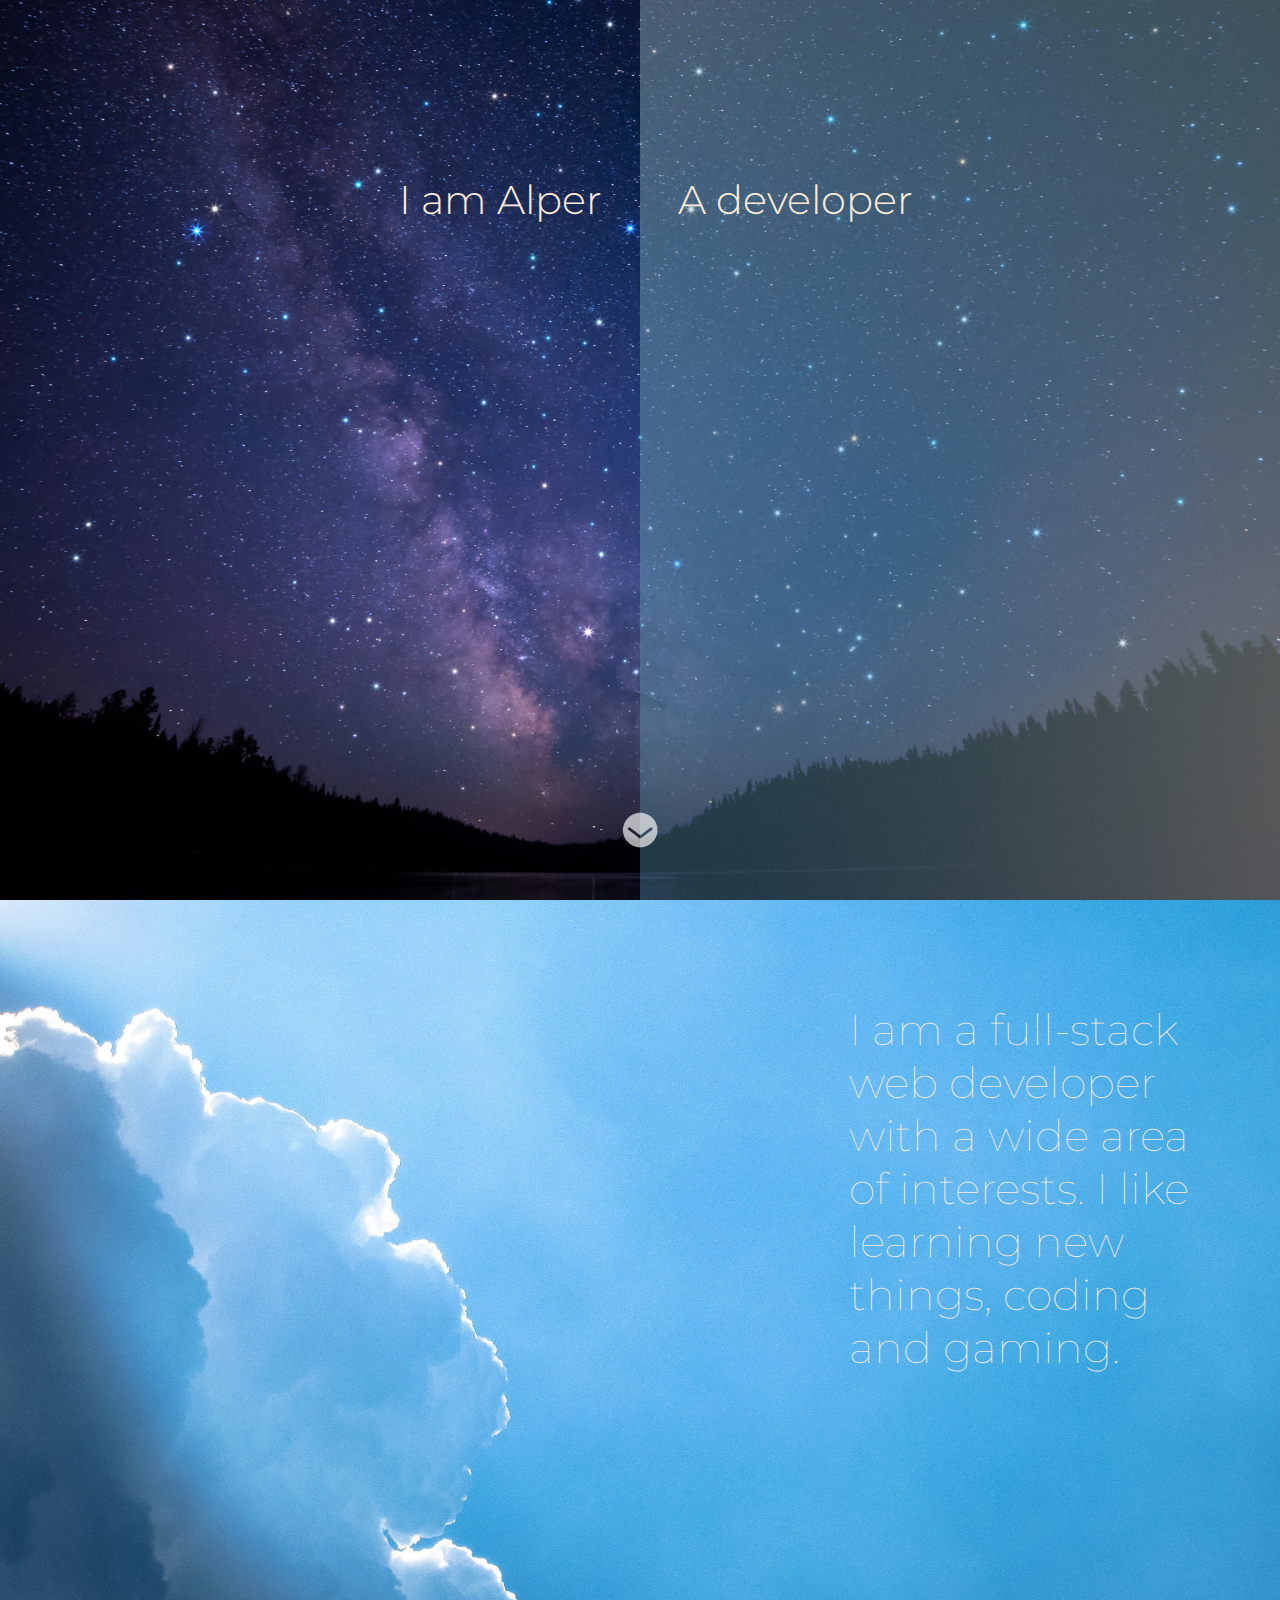
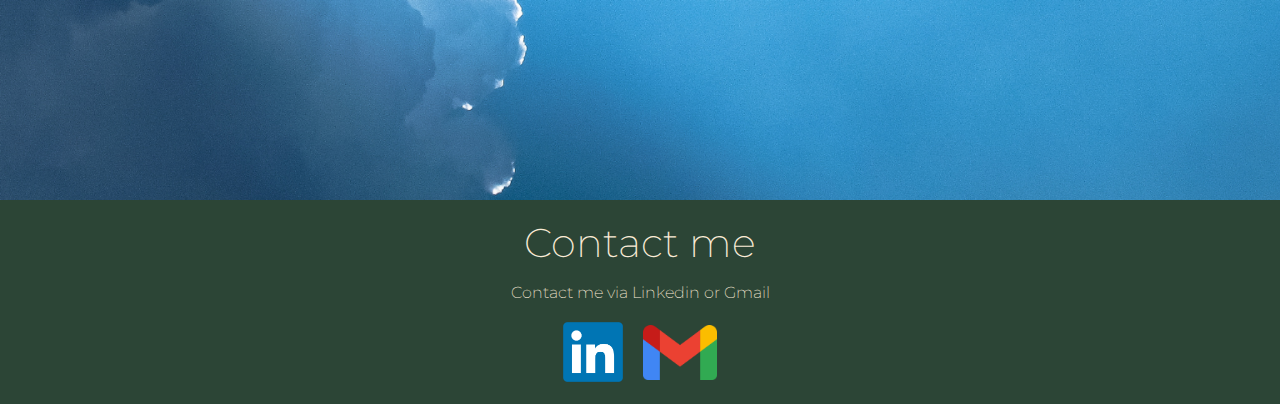
<file: index.html>
<!DOCTYPE html>
<html lang="en">
<head>
    <meta charset="UTF-8">
    <meta name="viewport" content="width=device-width, initial-scale=1.0">
    <link rel="preconnect" href="https://fonts.googleapis.com">
    <link rel="preconnect" href="https://fonts.gstatic.com" crossorigin>
    <link href="https://fonts.googleapis.com/css2?family=Roboto&display=swap" rel="stylesheet">
    <link rel="preconnect" href="https://fonts.googleapis.com">
    <link rel="preconnect" href="https://fonts.gstatic.com" crossorigin>
    <link href="https://fonts.googleapis.com/css2?family=Montserrat:wght@100;200;300;400;500;600;700;800;900&display=swap" rel="stylesheet">
    <link rel="stylesheet" href="./styles.css">
    <title>My Personal Site</title>
</head>
<body>
    <section id="hero">
        <div class="hero-text-1">
            <a class="hero-link" href="./resume.html"><p>I am Alper</p></a>               
        </div>
        <div class="hero-text-2">
            <a class="hero-link" href="./portfolio.html"><p>A developer</p></a> 
        </div>
        <div class="sd-icon"><img src="./assets/images/scroll-down-icon.png" alt="scroll down icon" height="40px"></div>
        <img class="bg-img" src="./assets/images/Hero.png" alt="background image">
    </section>

    <section id="about me">
        <div class="about-me-text">
            <p>I am a full-stack web developer with a wide area of interests.
            I like learning new things, coding and gaming.
            </p>
        </div>
        <img class="bg-img" src="./assets/images/About me.png" alt="background image">
    </section>

    <section id="contact me">
        <div class="contact-me">
            <br>
            <p class="contact-me-text">Contact me</p>
            <p class="contact-me-text-2">Contact me via Linkedin or Gmail</p>
            <a href="https://www.linkedin.com/in/alper-duysak-b92572149/"><img class="linkedin-logo" src="./assets/images/linkedIn_logo.png" height="60" alt="linkedin page"></a>
            <a href="mailto:alperdu90@gmai.com"><img class="gmail-logo" src="./assets/images/gmail-logo.png" height="55" alt="mail address"></a>
            <br><br>
        </div>    
    </section>
</body>
</html>
</file>
<file: styles.css>
body {
    margin: 0;
}

p {
    /* font-family: 'Roboto', sans-serif; */
    font-family: 'Montserrat', sans-serif;
}

.bg-img {
    display: block;
    width: 100%;
    height: 100vh;
    object-fit: cover;
    min-height: 600px;
}

.hero-text-1{
    position: absolute;
    color: antiquewhite;
    top: 15%;
    right: 53%;
    font-size: 2.5rem;
    min-width: max-content;
    font-weight: 300;
}

.hero-text-2{
    position: absolute;
    color: antiquewhite;
    top: 15%;
    left: 53%;
    font-size: 2.5rem;
    min-width: max-content;
    font-weight: 300;
}

.sd-icon {
    position: absolute;
    width: 100%;
    top: 90%;
    text-align: center;
}

.hero-link {
    color:antiquewhite;
    text-decoration: none;
}

.about-me-text {
    padding-top: 60px;
    position: absolute;
    color: antiquewhite;
    font-size: 2.7rem;
    width: 367px;
    right: 5%;
    text-align: left;
    overflow-y: hidden;
    font-weight: 100;
}

.contact-me-text {
    text-align: center;
    font-size: 2.5rem;
    min-width: max-content;
    margin: 0;
    font-weight: 200;
}

.contact-me-text-2 {
    font-weight: 200;
    margin-bottom: 20px;
}

.contact-me {
    background-color: rgb(44, 69, 54);
    color: antiquewhite;
    text-align: center;
}

.linkedin-logo {
    margin-right: 0.5rem;
}    

.gmail-logo {
    margin-left: 0.5rem;
    margin-bottom: 2px;
}
</file>
